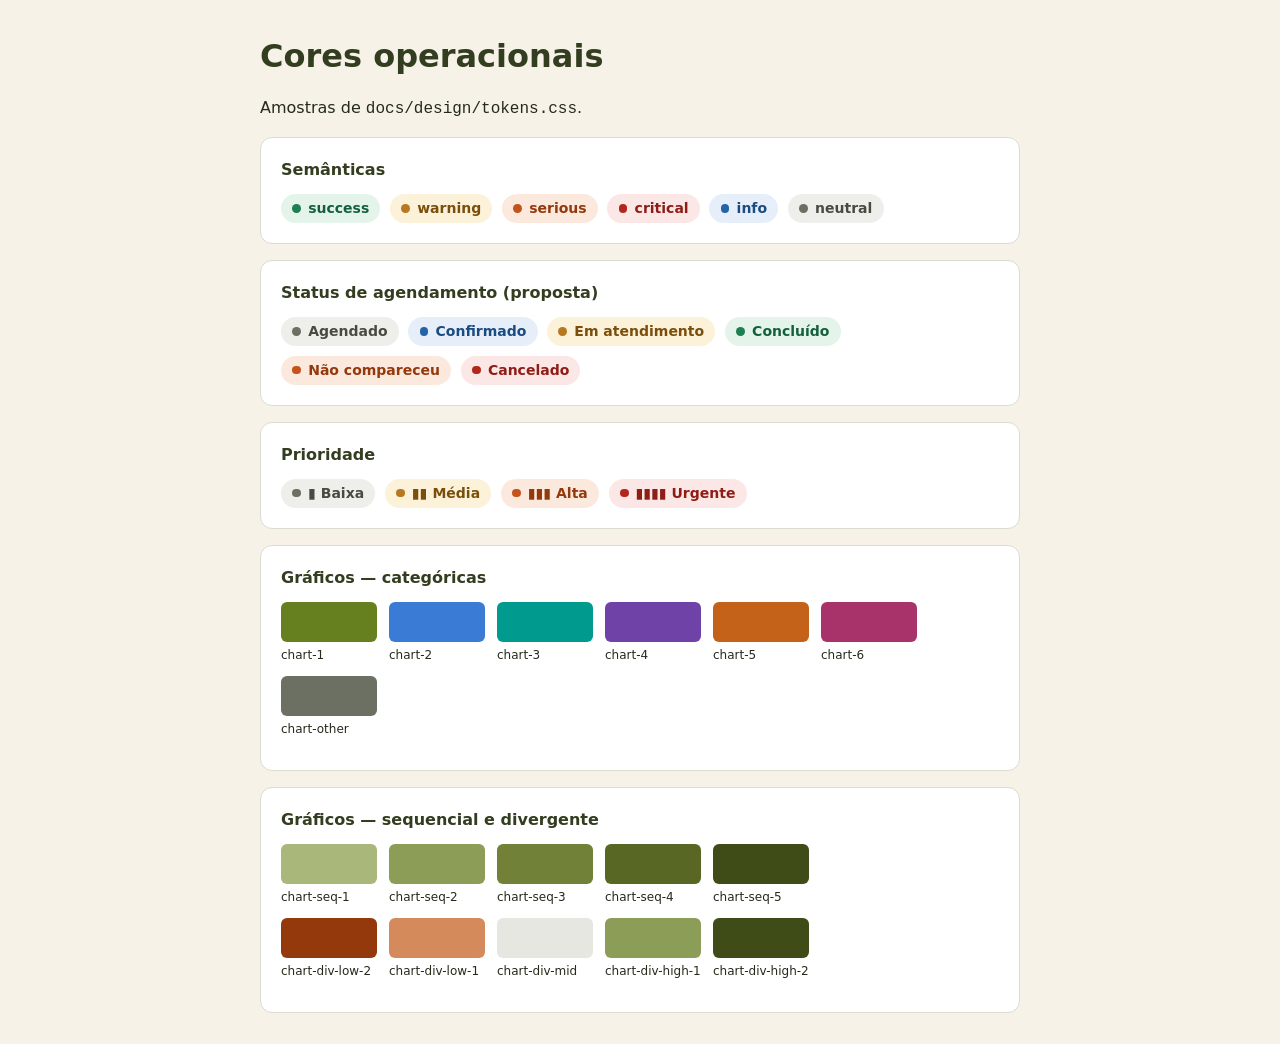
<file: prototypes/cores-operacionais/index.html>
<!doctype html>
<html lang="pt-BR">
<head>
<meta charset="utf-8">
<meta name="viewport" content="width=device-width, initial-scale=1">
<title>Shaverly — Cores operacionais</title>
<link rel="stylesheet" href="../../docs/design/tokens.css">
<style>
body { margin: 0; padding: 2rem 1.25rem; background: var(--linen); color: var(--ink); font: 1rem/1.5 system-ui, sans-serif; }
main { max-width: 760px; margin: auto; }
section { background: var(--white); border: 1px solid var(--border); border-radius: 12px; padding: 1.25rem; margin-top: 1rem; }
h1, h2 { margin: 0; color: var(--olive-dark); } h2 { font-size: 1rem; margin-bottom: .75rem; }
.row { display: flex; flex-wrap: wrap; gap: .6rem; }
.badge { display: inline-flex; align-items: center; gap: .45rem; padding: .25rem .7rem; border-radius: 999px; font-size: .875rem; font-weight: 600; }
.badge::before { content: ""; width: .55rem; height: .55rem; border-radius: 50%; background: currentColor; }
.success { background: var(--success-soft); color: var(--success-text); } .success::before { background: var(--success-solid); }
.warning { background: var(--warning-soft); color: var(--warning-text); } .warning::before { background: var(--warning-solid); }
.serious { background: var(--serious-soft); color: var(--serious-text); } .serious::before { background: var(--serious-solid); }
.critical { background: var(--critical-soft); color: var(--critical-text); } .critical::before { background: var(--critical-solid); }
.info { background: var(--info-soft); color: var(--info-text); } .info::before { background: var(--info-solid); }
.neutral { background: var(--neutral-soft); color: var(--neutral-text); } .neutral::before { background: var(--neutral-solid); }
ul { display: flex; flex-wrap: wrap; gap: .75rem; list-style: none; margin: 0 0 .75rem; padding: 0; font-size: .75rem; }
li i { display: block; width: 96px; height: 40px; border-radius: 6px; margin-bottom: .25rem; }
</style>
</head>
<body>
<main>
<h1>Cores operacionais</h1>
<p>Amostras de <code>docs/design/tokens.css</code>.</p>
<section><h2>Semânticas</h2><div class="row"><span class="badge success">success</span><span class="badge warning">warning</span><span class="badge serious">serious</span><span class="badge critical">critical</span><span class="badge info">info</span><span class="badge neutral">neutral</span></div></section>
<section><h2>Status de agendamento (proposta)</h2><div class="row"><span class="badge neutral">Agendado</span><span class="badge info">Confirmado</span><span class="badge warning">Em atendimento</span><span class="badge success">Concluído</span><span class="badge serious">Não compareceu</span><span class="badge critical">Cancelado</span></div></section>
<section><h2>Prioridade</h2><div class="row"><span class="badge neutral">▮ Baixa</span><span class="badge warning">▮▮ Média</span><span class="badge serious">▮▮▮ Alta</span><span class="badge critical">▮▮▮▮ Urgente</span></div></section>
<section><h2>Gráficos — categóricas</h2><ul><li><i style="background:var(--chart-1)"></i>chart-1</li><li><i style="background:var(--chart-2)"></i>chart-2</li><li><i style="background:var(--chart-3)"></i>chart-3</li><li><i style="background:var(--chart-4)"></i>chart-4</li><li><i style="background:var(--chart-5)"></i>chart-5</li><li><i style="background:var(--chart-6)"></i>chart-6</li><li><i style="background:var(--chart-other)"></i>chart-other</li></ul></section>
<section><h2>Gráficos — sequencial e divergente</h2><ul><li><i style="background:var(--chart-seq-1)"></i>chart-seq-1</li><li><i style="background:var(--chart-seq-2)"></i>chart-seq-2</li><li><i style="background:var(--chart-seq-3)"></i>chart-seq-3</li><li><i style="background:var(--chart-seq-4)"></i>chart-seq-4</li><li><i style="background:var(--chart-seq-5)"></i>chart-seq-5</li></ul><ul><li><i style="background:var(--chart-div-low-2)"></i>chart-div-low-2</li><li><i style="background:var(--chart-div-low-1)"></i>chart-div-low-1</li><li><i style="background:var(--chart-div-mid)"></i>chart-div-mid</li><li><i style="background:var(--chart-div-high-1)"></i>chart-div-high-1</li><li><i style="background:var(--chart-div-high-2)"></i>chart-div-high-2</li></ul></section>
</main>
</body>
</html>
</file>
<file: docs/design/tokens.css>
/* Shaverly — tokens de cor. Documentação: colors.md e operational-colors.md */
:root {
  /* Marca */
  --linen: #F6F2E7;
  --olive-dark: #333D1F;
  --olive-action: #55602F;
  --olive-mid: #66713F;
  --olive-light: #7D8750;
  --coffee: #3B2213;
  --white: #FFFFFF;

  /* Neutros operacionais */
  --ink: #252A1B;
  --ink-muted: #5C6152;
  --border: #DADCD2;
  --line: #E3E4DD;
  --surface-appointment: #F4F5EF;
  --surface-avatar: #ECEEE3;

  /* Semânticas: -solid para ícones e marcas, -text sobre -soft ou branco */
  --success-solid: #1E7F52;  --success-text: #14603D;  --success-soft: #E5F4EB;
  --warning-solid: #B7791F;  --warning-text: #7A4E0B;  --warning-soft: #FCF1D9;
  --serious-solid: #C4521A;  --serious-text: #93390C;  --serious-soft: #FCE9DE;
  --critical-solid: #B3261E; --critical-text: #8F1D17; --critical-soft: #FBE7E5;
  --info-solid: #2563A8;     --info-text: #1B4B82;     --info-soft: #E6EFF9;
  --neutral-solid: #6B7062;  --neutral-text: #474B40;  --neutral-soft: #EEEFEA;

  /* Gráficos: categóricas, sempre nesta ordem */
  --chart-1: #66801F;
  --chart-2: #3A7BD5;
  --chart-3: #009B8E;
  --chart-4: #6F42A8;
  --chart-5: #C4621A;
  --chart-6: #A8336A;
  --chart-other: #6B7062;

  /* Gráficos: sequencial (menor para maior) */
  --chart-seq-1: #A9B87A;
  --chart-seq-2: #8C9D58;
  --chart-seq-3: #718238;
  --chart-seq-4: #586724;
  --chart-seq-5: #3F4C17;

  /* Gráficos: divergente (abaixo, neutro, acima) */
  --chart-div-low-2: #93390C;
  --chart-div-low-1: #D58A5C;
  --chart-div-mid: #E6E7E1;
  --chart-div-high-1: #8C9D58;
  --chart-div-high-2: #3F4C17;
}
</file>
